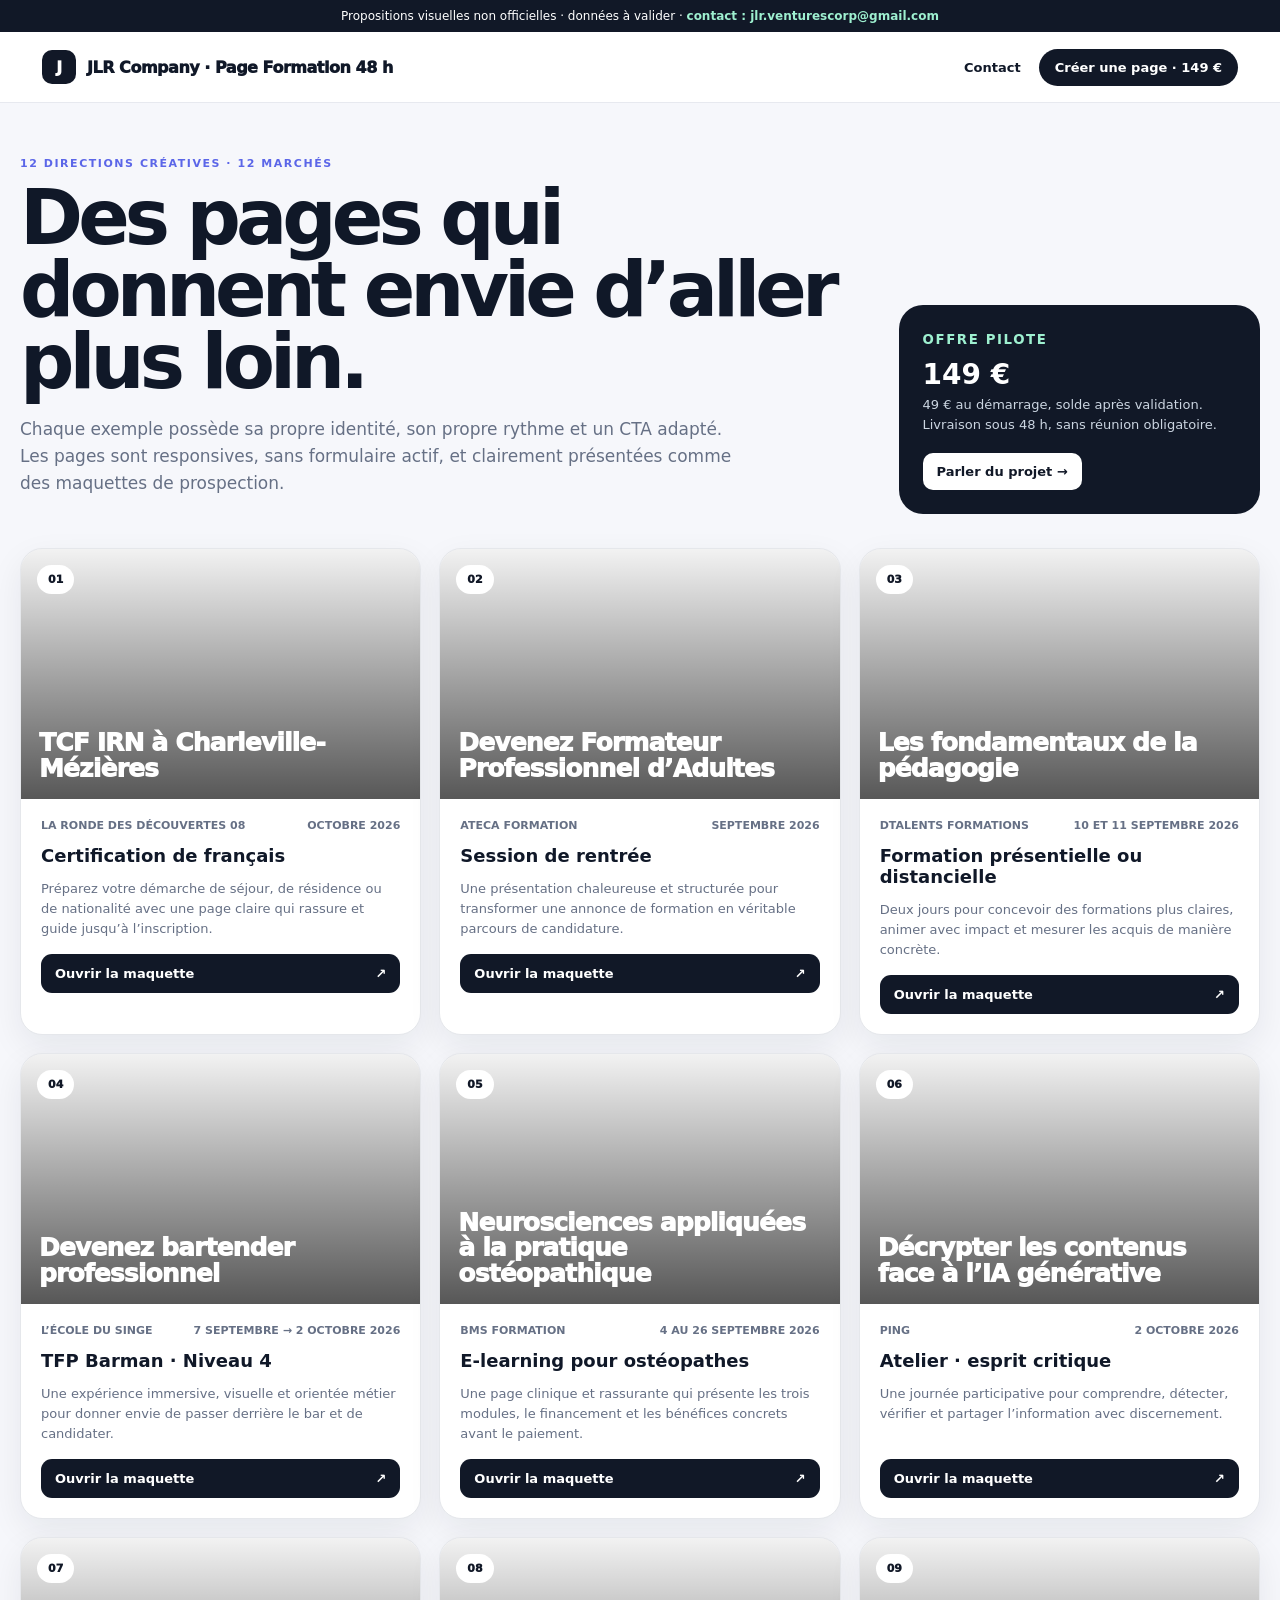
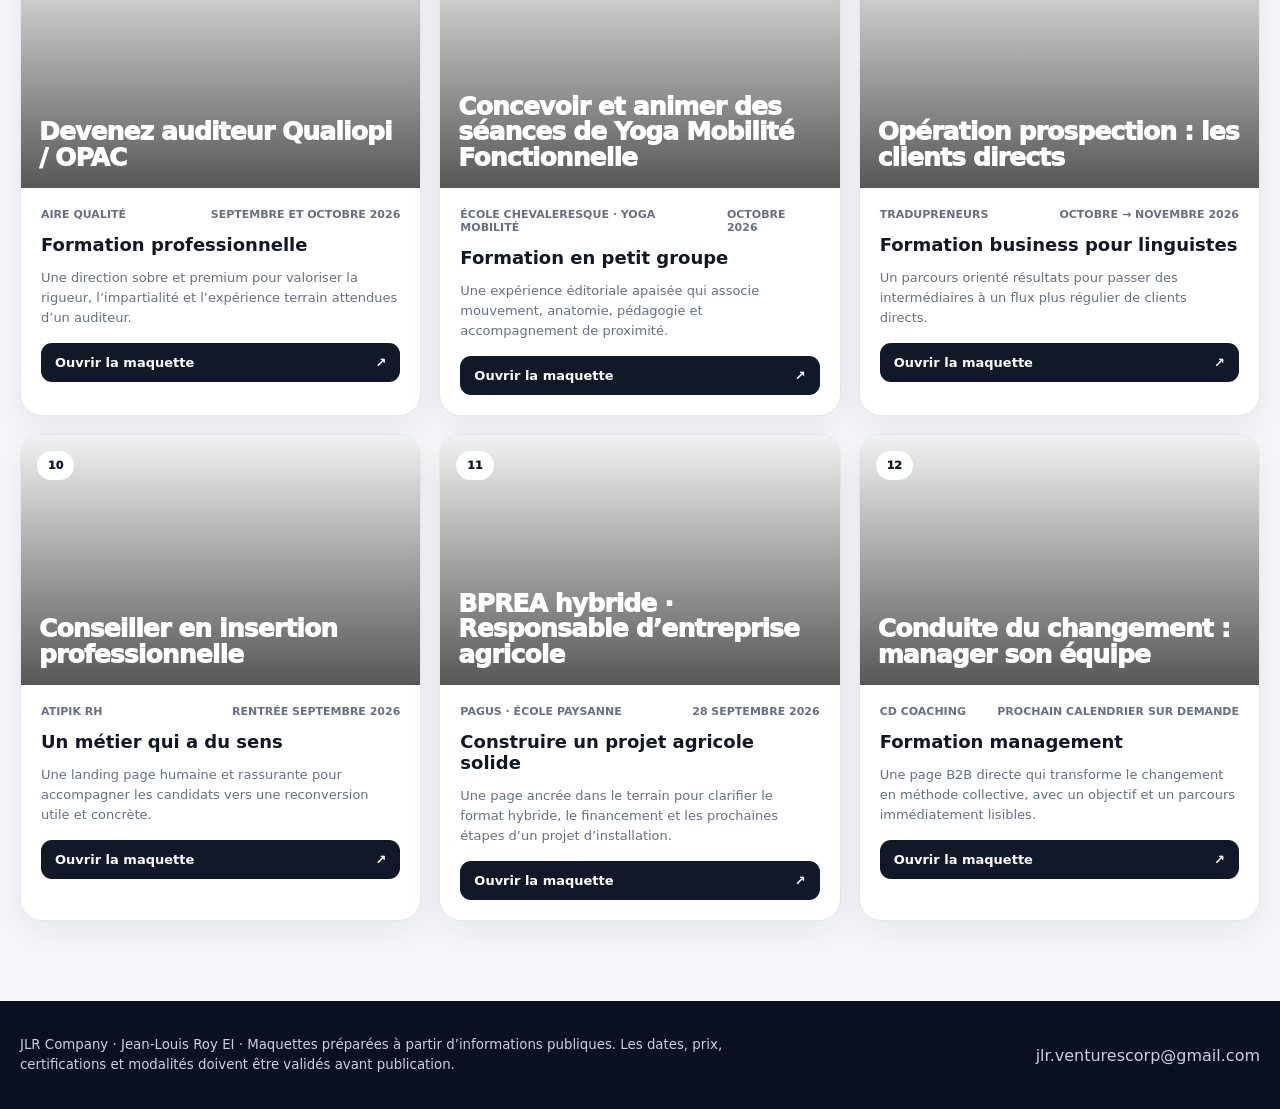
<file: index.html>
<!doctype html><html lang="fr"><head><meta charset="utf-8"><meta name="viewport" content="width=device-width,initial-scale=1"><meta name="robots" content="noindex,nofollow,noarchive"><meta name="description" content="Douze exemples uniques de landing pages de formation conçues par JLR Company."><meta property="og:title" content="Page Formation 48 h · JLR Company"><meta property="og:description" content="12 directions visuelles uniques, responsives et orientées conversion."><meta property="og:type" content="website"><title>12 landing pages de formation · JLR Company</title><script type="application/ld+json" id="ld">{}</script><link rel="stylesheet" href="assets/styles1.css"><link rel="stylesheet" href="assets/styles2.css"><link rel="stylesheet" href="assets/styles3.css"><link rel="stylesheet" href="assets/styles4.css"><link rel="stylesheet" href="assets/styles5.css"></head><body><div id="app"></div><script src="data/sites1.js"></script><script src="data/sites2.js"></script><script src="data/sites3.js"></script><script src="data/sites4.js"></script><script src="assets/app1.js"></script><script src="assets/app2.js"></script><script src="assets/app3.js"></script></body></html>
</file>
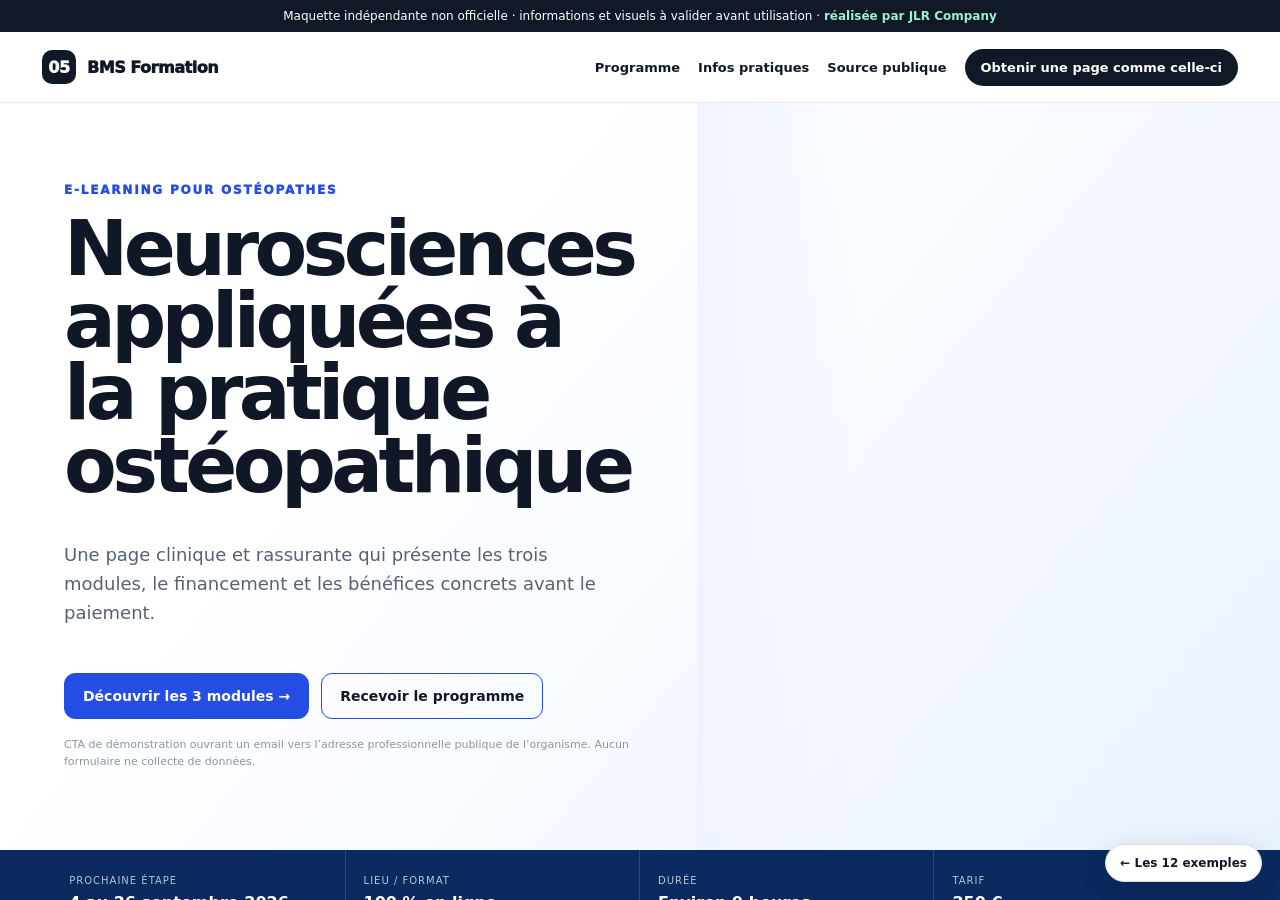
<file: previews/bms-osteopathie-neurosciences/index.html>
<!doctype html><meta charset="utf-8"><meta name="robots" content="noindex,nofollow"><meta http-equiv="refresh" content="0;url=../../#bms-osteopathie-neurosciences"><title>Neurosciences appliquées à la pratique ostéopathique</title><a href="../../#bms-osteopathie-neurosciences">Ouvrir la maquette</a>
</file>
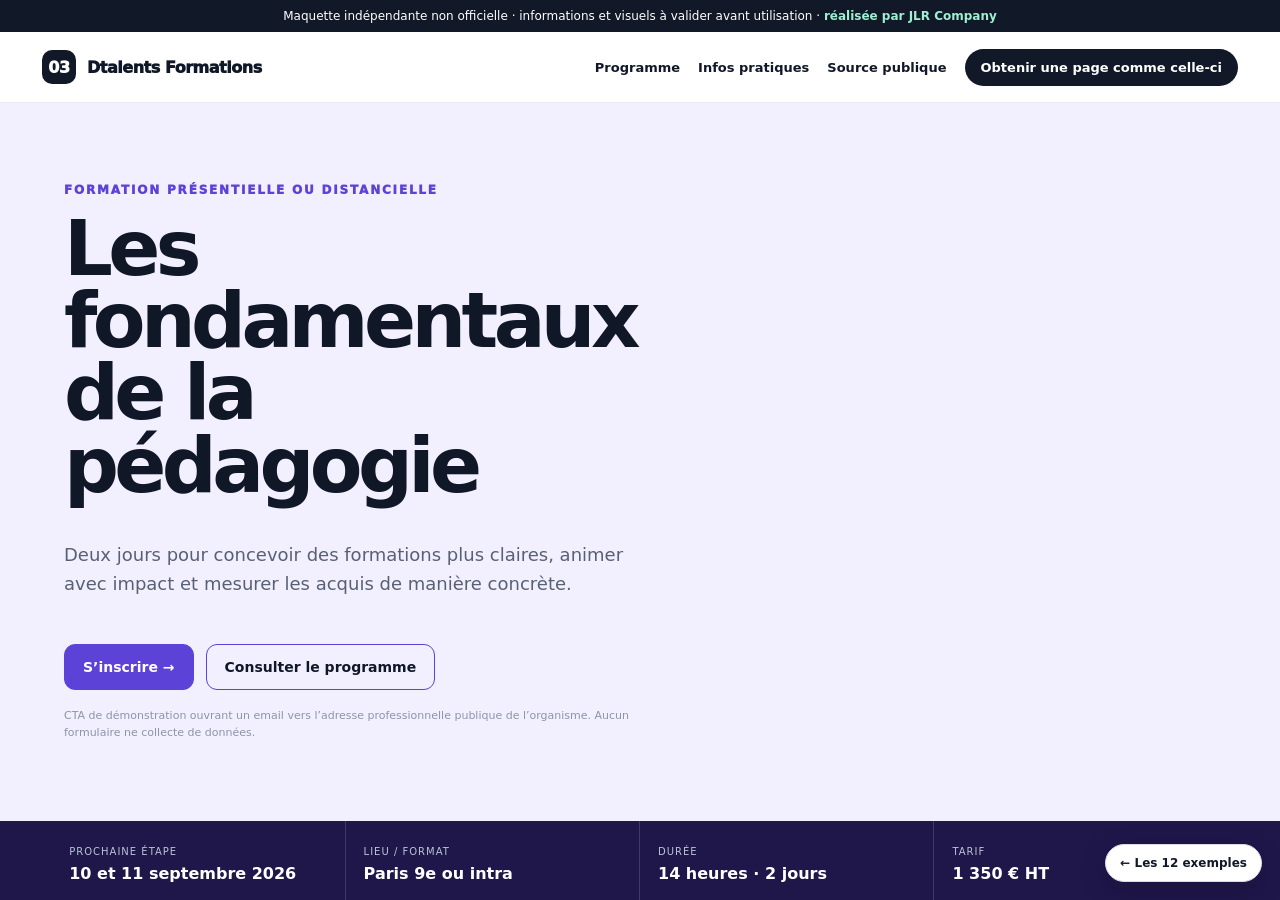
<file: previews/dtalents-pedagogie/index.html>
<!doctype html><meta charset="utf-8"><meta name="robots" content="noindex,nofollow"><meta http-equiv="refresh" content="0;url=../../#dtalents-pedagogie"><title>Les fondamentaux de la pédagogie</title><a href="../../#dtalents-pedagogie">Ouvrir la maquette</a>
</file>
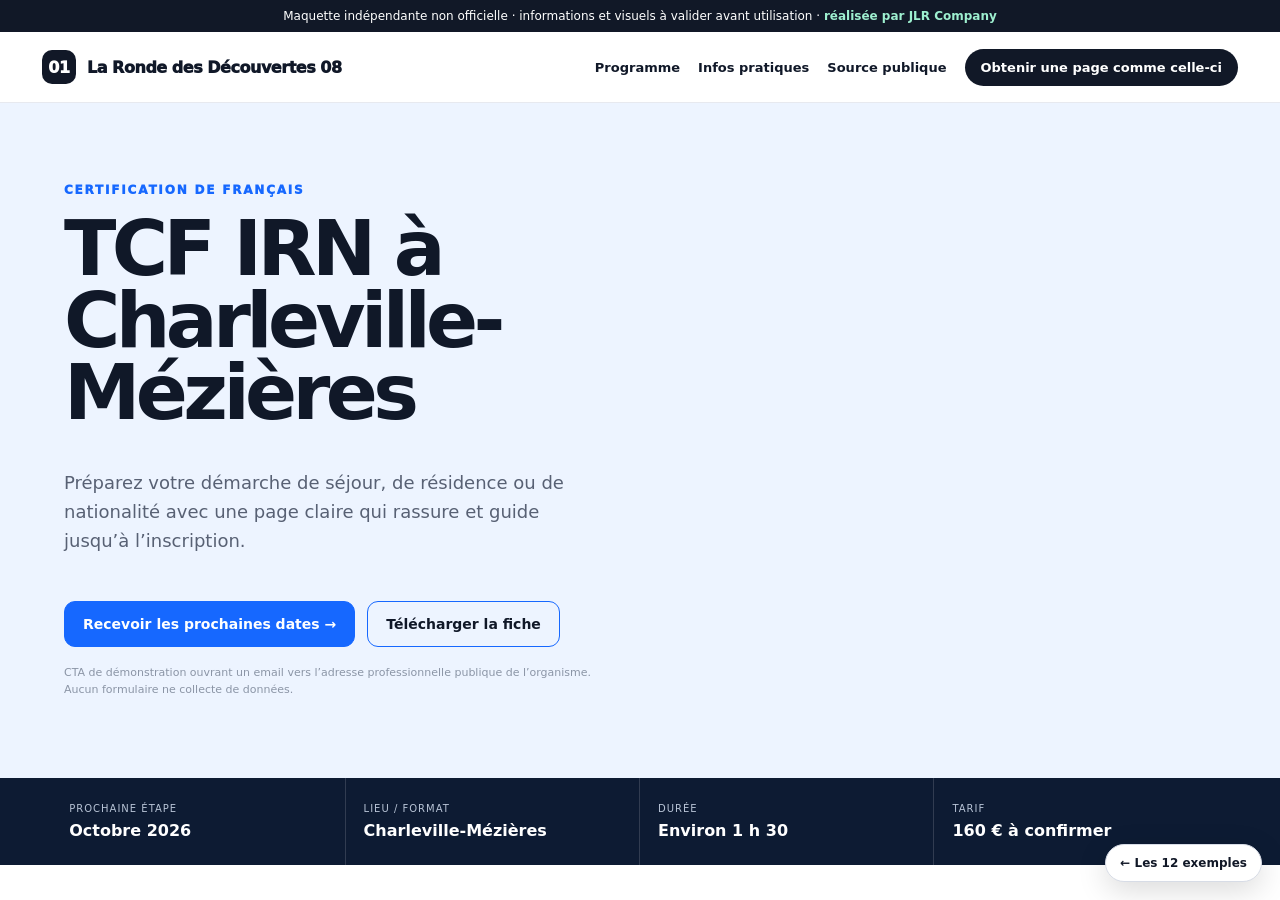
<file: previews/rdd08-tcf-irn/index.html>
<!doctype html><meta charset="utf-8"><meta name="robots" content="noindex,nofollow"><meta http-equiv="refresh" content="0;url=../../#rdd08-tcf-irn"><title>TCF IRN à Charleville-Mézières</title><a href="../../#rdd08-tcf-irn">Ouvrir la maquette</a>
</file>
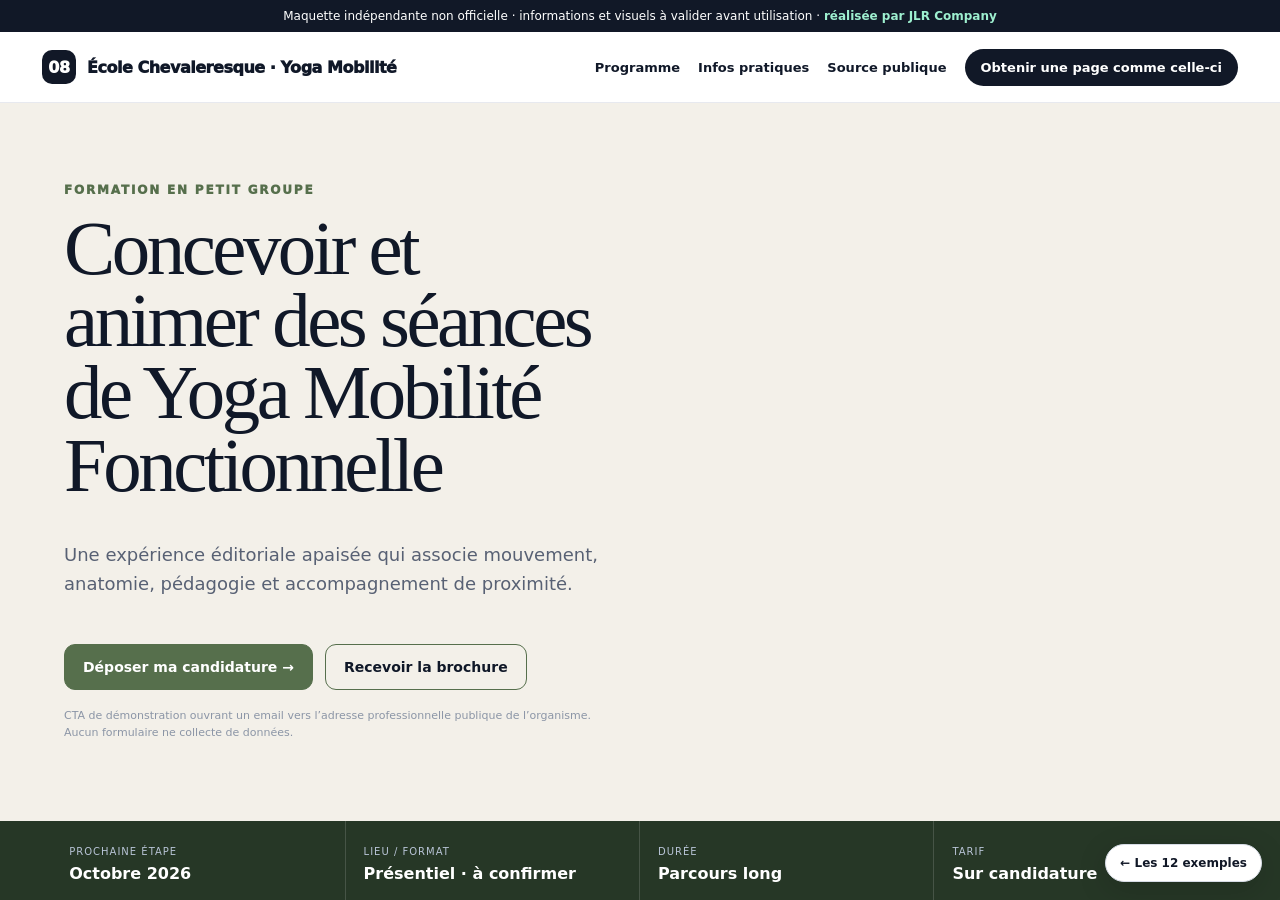
<file: previews/yoga-mobilite-fonctionnelle/index.html>
<!doctype html><meta charset="utf-8"><meta name="robots" content="noindex,nofollow"><meta http-equiv="refresh" content="0;url=../../#yoga-mobilite-fonctionnelle"><title>Concevoir et animer des séances de Yoga Mobilité Fonctionnelle</title><a href="../../#yoga-mobilite-fonctionnelle">Ouvrir la maquette</a>
</file>
<file: assets/styles1.css>
*{box-sizing:border-box}html{scroll-behavior:smooth}body{margin:0;font-family:Inter,ui-sans-serif,system-ui,-apple-system,Segoe UI,sans-serif;color:#101828;background:#f6f7fb}a{text-decoration:none;color:inherit}button{font:inherit}.hidden{display:none!important}.notice{background:#111827;color:#fff;padding:9px 18px;font-size:12px;text-align:center}.notice b{color:#9ef0d0}.top{position:sticky;top:0;z-index:50;background:rgba(255,255,255,.92);backdrop-filter:blur(14px);border-bottom:1px solid #e7e9ef}.topin{max-width:1240px;margin:auto;height:70px;padding:0 22px;display:flex;align-items:center;justify-content:space-between;gap:18px}.brand{display:flex;align-items:center;gap:11px;font-weight:950;letter-spacing:-.03em}.brandmark{width:34px;height:34px;border-radius:10px;background:#111827;color:#fff;display:grid;place-items:center}.topnav{display:flex;align-items:center;gap:18px;font-size:13px;font-weight:750}.topnav a:hover{opacity:.7}.pill{padding:11px 16px;border-radius:999px;background:#111827;color:#fff}.wrap{width:min(1240px,calc(100% - 36px));margin:auto}.dashboard{padding:54px 0 80px}.dashhead{display:grid;grid-template-columns:1.4fr .6fr;gap:35px;align-items:end;margin-bottom:34px}.kicker{text-transform:uppercase;letter-spacing:.14em;font-size:11px;font-weight:900;color:#5b66e8}.dashhead h1{font-size:clamp(42px,6vw,76px);line-height:.95;letter-spacing:-.065em;margin:12px 0 17px;max-width:850px}.dashhead p{max-width:720px;color:#667085;font-size:17px;line-height:1.6}.offer{background:#111827;color:white;border-radius:24px;padding:24px}.offer small{color:#9ef0d0;text-transform:uppercase;letter-spacing:.12em;font-weight:900}.offer strong{display:block;font-size:28px;margin:10px 0 4px}.offer p{font-size:13px;color:#cbd5e1;margin:0 0 17px}.offer a{display:inline-block;background:#fff;color:#111827;padding:11px 14px;border-radius:10px;font-weight:850;font-size:13px}.grid{display:grid;grid-template-columns:repeat(3,1fr);gap:18px}.card{background:#fff;border-radius:22px;overflow:hidden;border:1px solid #e5e7eb;box-shadow:0 12px 34px rgba(16,24,40,.07);transition:.25s}.card:hover{transform:translateY(-5px);box-shadow:0 20px 46px rgba(16,24,40,.13)}.visual{height:250px;background-size:cover;background-position:center;position:relative}.visual:after{content:'';position:absolute;inset:0;background:linear-gradient(180deg,rgba(0,0,0,.05),rgba(0,0,0,.66))}.num{position:absolute;z-index:2;left:16px;top:16px;background:#fff;color:#111827;border-radius:999px;padding:8px 11px;font-size:11px;font-weight:950}.vtitle{position:absolute;z-index:2;left:18px;right:18px;bottom:18px;color:#fff;font-size:25px;font-weight:950;line-height:1.02;letter-spacing:-.035em}.cbody{padding:20px}.cmeta{display:flex;justify-content:space-between;gap:10px;color:#667085;font-size:11px;text-transform:uppercase;font-weight:800}.cbody h2{font-size:18px;margin:13px 0 8px}.cbody p{font-size:13px;color:#667085;line-height:1.55;min-height:61px}.open{display:flex;justify-content:space-between;align-items:center;background:#111827;color:#fff;padding:12px 14px;border-radius:11px;font-weight:850;font-size:13px;margin-top:14px}
</file>
<file: assets/styles2.css>
.page{--accent:#1668ff;--deep:#0d1b33;--soft:#edf4ff;background:white;min-height:100vh}.page.terracotta{--accent:#d9572b;--deep:#2b211d;--soft:#fff2ec}.page.violet{--accent:#5d42d8;--deep:#1f164a;--soft:#f2efff}.page.gold{--accent:#ff9818;--deep:#0a0a0b;--soft:#19130c;color:#fff}.page.clinical{--accent:#244de3;--deep:#0a2a60;--soft:#eef4ff}.page.electric{--accent:#ffd600;--deep:#082da9;--soft:#f6f0ff}.page.slate{--accent:#bba079;--deep:#1c2a30;--soft:#f4f0ea}.page.sage{--accent:#566f4c;--deep:#263726;--soft:#f3f0e9}.page.midnight{--accent:#ff6b58;--deep:#0d2144;--soft:#edf3ff}.page.rose{--accent:#9b3453;--deep:#302d32;--soft:#fff2f3}.page.earth{--accent:#4d7c3e;--deep:#243b24;--soft:#f5f1df}.page.cyan{--accent:#03a6c7;--deep:#102a37;--soft:#ecf9fc}
</file>
<file: assets/styles3.css>
.hero{min-height:650px;display:grid;grid-template-columns:1.05fr .95fr;background:var(--soft);position:relative;overflow:hidden}.heroText{padding:80px max(5vw,28px);display:flex;flex-direction:column;justify-content:center}.eyebrow{color:var(--accent);font-size:12px;font-weight:950;letter-spacing:.15em;text-transform:uppercase}.hero h1{font-size:clamp(44px,6vw,82px);line-height:.94;letter-spacing:-.06em;margin:16px 0 20px;max-width:780px}.hero p{font-size:18px;line-height:1.62;max-width:660px;color:#586174}.gold .hero p,.gold .hero h1{color:#fff}.heroMedia{background-size:cover;background-position:center;min-height:520px;position:relative}.heroMedia:after{content:'';position:absolute;inset:0;background:linear-gradient(90deg,var(--soft),transparent 30%)}.gold .heroMedia:after{background:linear-gradient(90deg,#0a0a0b,transparent 35%)}.actions{display:flex;gap:12px;flex-wrap:wrap;margin-top:28px}.btn{display:inline-flex;align-items:center;justify-content:center;padding:14px 18px;border-radius:11px;font-weight:900;font-size:14px;border:1px solid var(--accent)}.primary{background:var(--accent);color:#fff}.electric .primary{color:#071b65}.secondary{background:transparent;color:inherit}.facts{display:grid;grid-template-columns:repeat(4,1fr);background:var(--deep);color:#fff;padding:0 max(4vw,22px)}.fact{padding:25px 18px;border-right:1px solid rgba(255,255,255,.15)}.fact:last-child{border:none}.fact small{display:block;color:#b8c4d6;text-transform:uppercase;font-size:10px;letter-spacing:.1em}.fact strong{display:block;margin-top:7px;font-size:16px}
</file>
<file: assets/styles4.css>
.section{padding:82px 0}.section.soft{background:var(--soft)}.section.deep{background:var(--deep);color:#fff}.section h2{font-size:clamp(34px,4vw,54px);line-height:1;letter-spacing:-.045em;margin:0 0 18px}.lead{color:#667085;max-width:720px;line-height:1.7}.deep .lead{color:#c6ceda}.four{display:grid;grid-template-columns:repeat(4,1fr);gap:15px;margin-top:34px}.tile{border:1px solid #e2e5ea;border-radius:18px;padding:22px;background:#fff;color:#101828}.deep .tile{background:rgba(255,255,255,.06);border-color:rgba(255,255,255,.14);color:#fff}.tile b{display:block;font-size:18px;margin:9px 0}.tile span{font-size:13px;line-height:1.55;color:#667085}.deep .tile span{color:#c6ceda}.index{width:34px;height:34px;border-radius:50%;display:grid;place-items:center;background:var(--accent);color:#fff;font-size:12px;font-weight:950}.two{display:grid;grid-template-columns:1fr 1fr;gap:38px;align-items:center}.photo{min-height:440px;border-radius:28px;background-size:cover;background-position:center}.check{display:grid;gap:13px;margin-top:25px}.check div{display:flex;gap:12px;align-items:flex-start}.tick{color:var(--accent);font-weight:1000}.quote{font-family:Georgia,serif;font-size:clamp(28px,4vw,48px);line-height:1.18;color:var(--deep);border-left:5px solid var(--accent);padding-left:25px}.cta{background:var(--deep);color:#fff;border-radius:30px;padding:45px;display:flex;justify-content:space-between;align-items:center;gap:25px}.cta h2{margin:0;font-size:clamp(30px,4vw,50px)}.cta p{color:#c6ceda;margin:10px 0 0}.footer{padding:34px 0;background:#0b1020;color:#c8d0df}.footin{display:flex;justify-content:space-between;gap:25px;align-items:center}.footin small{max-width:720px;line-height:1.5}.back{position:fixed;right:18px;bottom:18px;z-index:60;background:#fff;color:#111827;border:1px solid #d7dce6;box-shadow:0 8px 30px rgba(0,0,0,.15);padding:11px 14px;border-radius:999px;font-size:12px;font-weight:900}.city .heroMedia{clip-path:polygon(12% 0,100% 0,100% 100%,0 100%)}.editorial .hero h1,.wellness .hero h1,.human .hero h1{font-family:Georgia,serif;font-weight:500;letter-spacing:-.045em}.cinematic .hero{background:#0a0a0b}.cinematic .heroText{order:0}.cinematic .heroMedia{filter:saturate(1.15) contrast(1.08)}.clinical .hero{background:linear-gradient(130deg,#fff 30%,#e9f2ff)}.poster .heroText{background:white}.poster .hero h1{text-transform:uppercase;font-weight:1000}.audit .hero{background:#f4f0ea}.audit .hero h1{font-family:Georgia,serif;font-weight:500}.wellness .heroMedia{clip-path:ellipse(75% 78% at 70% 45%)}.business .hero{background:#eef3ff}.human .hero{background:#fff7f5}.agri .hero{background:#f6f1df}.coaching .hero h1{max-width:650px}.disclaimer{font-size:11px;color:#8b95a6;margin-top:18px;line-height:1.5}
</file>
<file: assets/styles5.css>
@media(max-width:980px){.grid{grid-template-columns:1fr 1fr}.dashhead{grid-template-columns:1fr}.hero{grid-template-columns:1fr}.heroMedia{min-height:410px;order:-1}.heroMedia:after{background:linear-gradient(0deg,var(--soft),transparent 40%)}.gold .heroMedia:after{background:linear-gradient(0deg,#0a0a0b,transparent 40%)}.facts,.four{grid-template-columns:1fr 1fr}.two{grid-template-columns:1fr}.topnav a:not(.pill){display:none}}@media(max-width:620px){.grid{grid-template-columns:1fr}.dashhead h1{font-size:46px}.hero{min-height:0}.heroText{padding:48px 22px}.hero h1{font-size:48px}.heroMedia{min-height:330px}.facts{grid-template-columns:1fr 1fr}.fact{padding:18px 12px}.four{grid-template-columns:1fr}.section{padding:58px 0}.cta{padding:30px 24px;display:block}.cta .actions{margin-top:22px}.footin{display:block}.footin a{display:inline-block;margin-top:18px}.topin{height:62px}.brand span:last-child{font-size:13px}}
</file>
